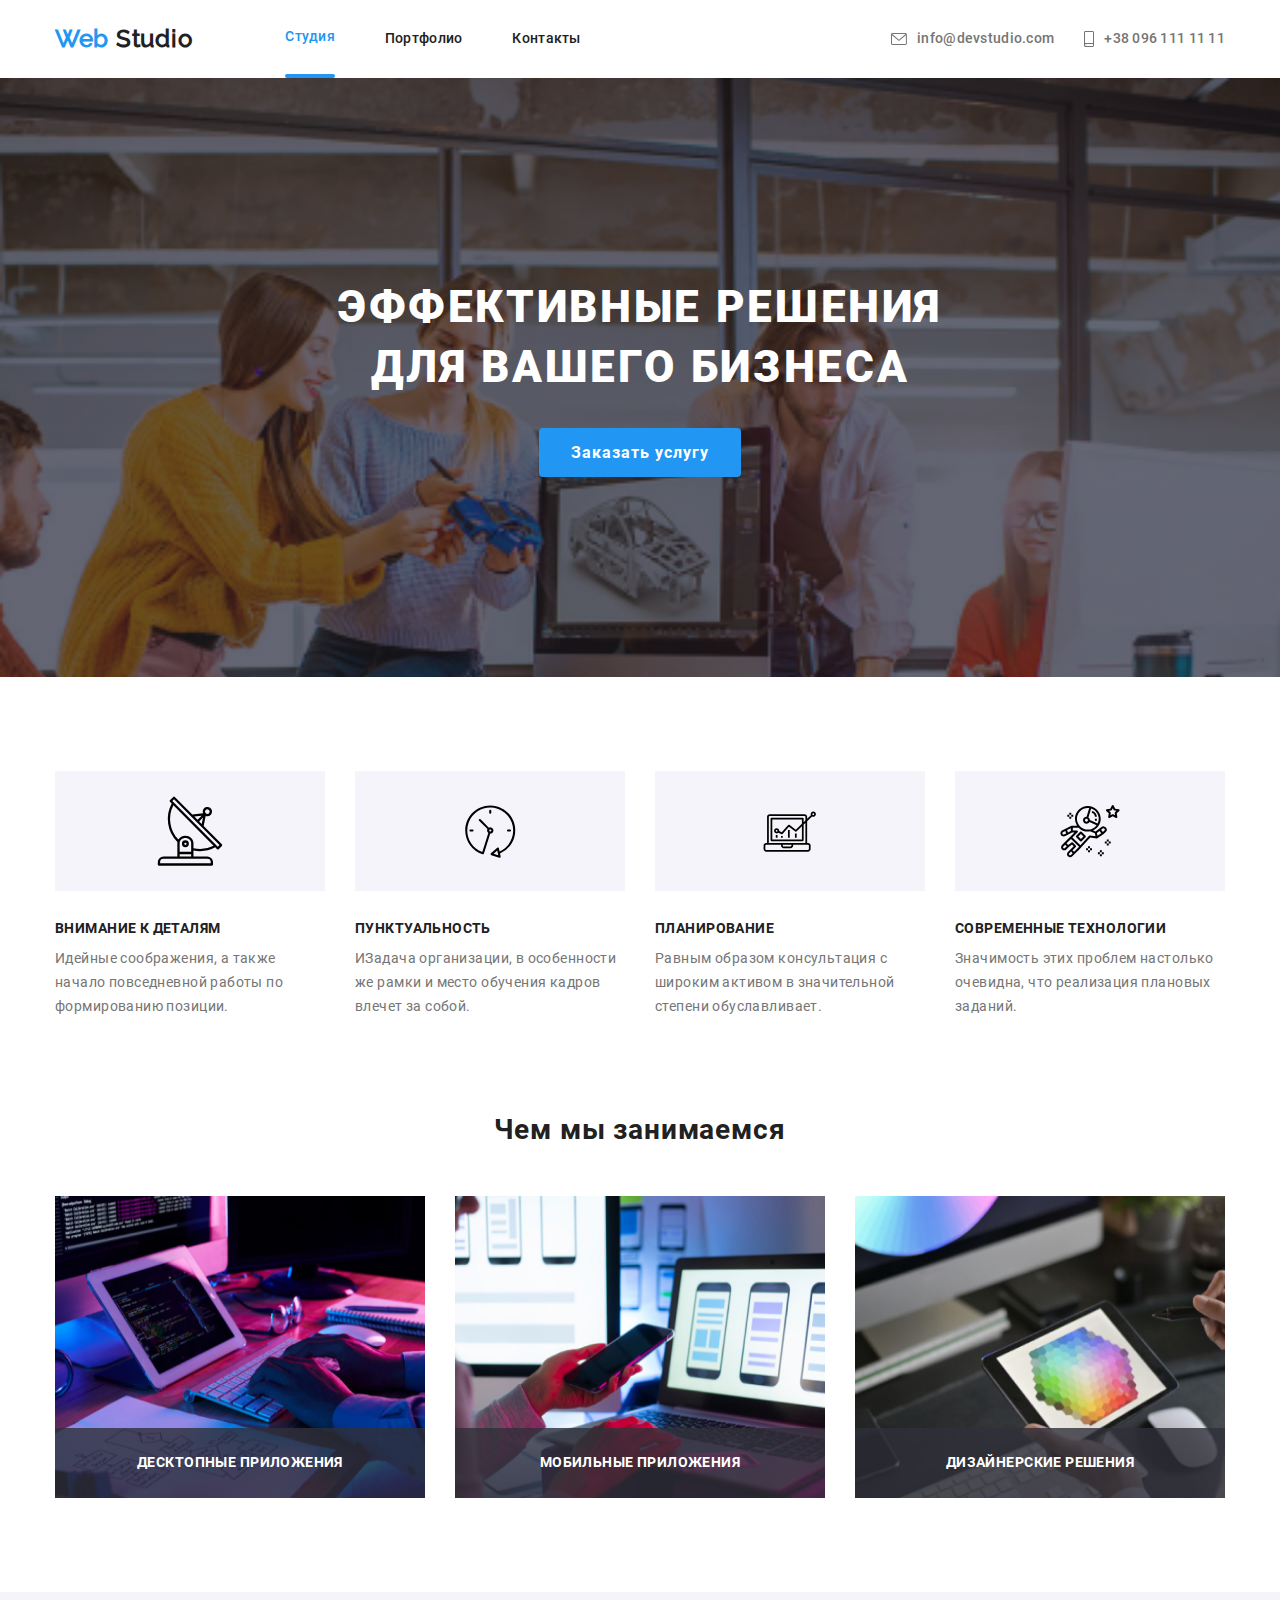
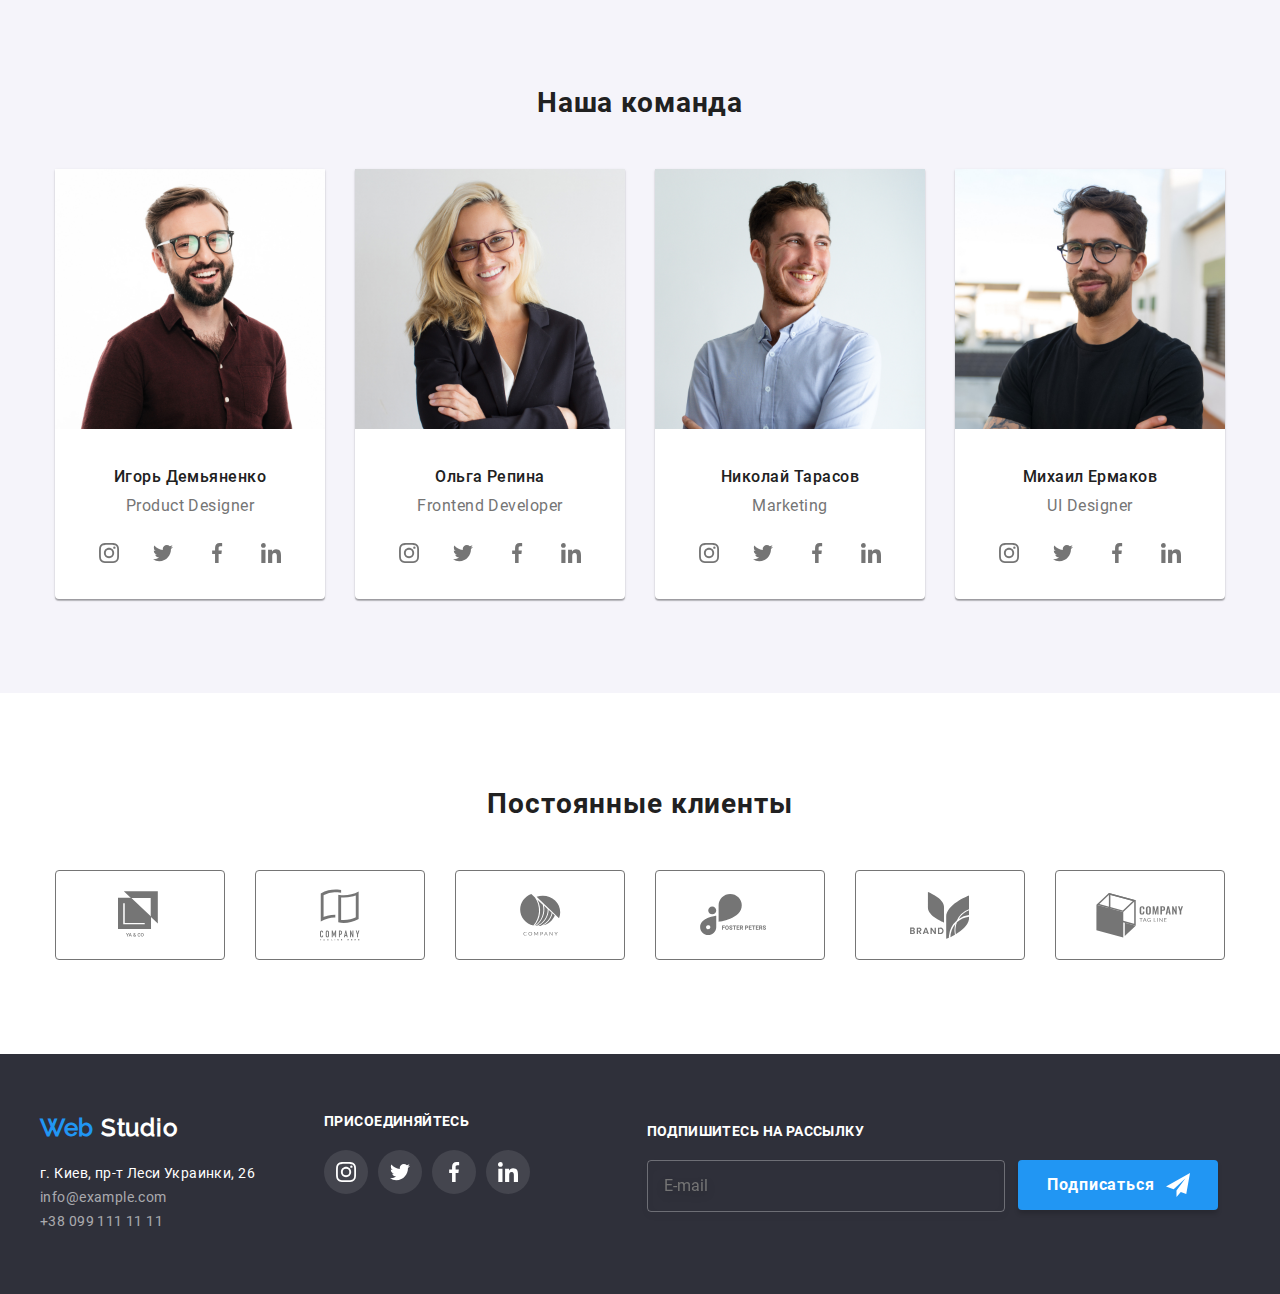
<file: index.html>
<!DOCTYPE html>
<html lang="ru">
  <head>
    <meta charset="UTF-8" />
    <meta name="viewport" content="width=device-width, initial-scale=1.0" />
    <title>Web Studio</title>
    
        <link rel="stylesheet" href="./css/main.min.css" />
  </head>
  <body>
    <header class="header">
      <div class="container nav-container">
        <nav class="navigation">
          <a class="link logo" href="/">
            <span class="logo-start">Web</span>
            <span class="logo-end">Studio</span>
          </a>
          <button class="menu-button " type="button" data-menu-button >
            <svg class="menu-icons"   width="40" height="40" aria-label="Переключатель мобильного меню">
              <use class="icon-close" href="./images/icons/sprite2.svg#icon-close"></use>
              <use class="icon-menu" href="./images/icons/sprite2.svg#icon-menu-burger"></use>  
            </svg>
      </button>
      <div class="menu-container section" data-menu>
      <div class="mobile-nav-menu">
        <ul class="list menu-navigation">
          <li class="nav-list-item-menu">
            <a class="link nav-list-link current-link" href="">Студия</a>
          </li>
          <li class="nav-list-item-menu">
            <a class="link nav-list-link" href="portfolio.html">Портфолио</a>
          </li>
          <li class="nav-list-item-menu">
            <a class="link nav-list-link" href="">Контакты</a>
          </li>
        </ul>
      </div>
      <div class="contacts-menu">
        <a class="link contacts-menu-item" href="mailto:info@devstudio.com">
          <svg class="icon-male">
          <use href="./images/icons/sprite2.svg#icon-envelope"></use>
                </svg>
                info@devstudio.com</a>
        <a class="link contacts-menu-item" href="callto:+380961111111"
          ><svg class="icon-tel">
            <use href="./images/icons/sprite2.svg#icon-smartphone"></use>
          </svg>
          
          +38 096 111 11 11</a
        >

      </div>
      </div>
          <ul class="list nav-list">
            <li class="nav-list-item">
              <a class="link nav-list-link current-link" href="">Студия</a>
            </li>
            <li class="nav-list-item">
              <a class="link nav-list-link" href="portfolio.html">Портфолио</a>
            </li>
            <li class="nav-list-item">
              <a class="link nav-list-link" href="">Контакты</a>
            </li>
          </ul>
        </nav>
           <div class="menu-links">
          <a class="link contacts" href="mailto:info@devstudio.com">
            <svg class="icon-male">
            <use href="./images/icons/sprite2.svg#icon-envelope"</use>
                  </svg>
                  info@devstudio.com</a>
          <a class="link contacts" href="callto:+380961111111"
            ><svg class="icon-tel">
              <use href="./images/icons/sprite2.svg#icon-smartphone"</use>
            </svg>
            
            +38 096 111 11 11</a
          >
        </div>
      </div>
      
    </header>
    <main>
      <section class="hero">
        <div class="container">
          <h1 class="page-title">Эффективные решения <br> для вашего бизнеса</h1>
          <button class="hero-btn" data-modal-open type="button">Заказать услугу</button>
        </div>
      </section>
      <section class="section">
        <div class="container">
          <h2 hidden class="section-title">Особенности</h2>
          <ul class="list section-list">
            <li class="features-list-item">
              <div class="features-icon-block">
              <svg class="features-icon" width="65" height="70">
                <use href="./images/icons/sprite2.svg#icon-antenna_1"></use>
              </svg>
              </div>
              <h3 class="title">Внимание к деталям</h3>
              <p class="features-description">
                Идейные соображения, а также начало повседневной работы по
                формированию позиции.
              </p>
            </li>
            <li class="features-list-item">
              <div class="features-icon-block">
                <svg class="features-icon" width="70" height="53" >
                  <use href="./images/icons/sprite2.svg#icon-clock_1"></use>
                </svg>
              </div>
                <h3 class="title">Пунктуальность</h3>
              <p class="features-description">
                ИЗадача организации, в особенности же рамки и место обучения
                кадров влечет за собой.
              </p>
            </li>
            <li class="features-list-item">
              <div class="features-icon-block">
                <svg class="features-icon" width="70" height="53">
                  <use href="./images/icons/sprite2.svg#icon-diagram_1"></use> >
                </svg>
                </div>
                <h3 class="title">Планирование</h3>
              <p class="features-description">
                Равным образом консультация с широким активом в значительной
                степени обуславливает.
              </p>
            </li>
            <li class="features-list-item">
              <div class="features-icon-block">
                <svg class="features-icon" width="54" height="60">
                  <use href="./images/icons/sprite2.svg#icon-astronaut_1"></use> 
                </svg>
                </div>
              <h3 class="title">Современные технологии</h3>
              <p class="features-description">
                Значимость этих проблем настолько очевидна, что реализация
                плановых заданий.
              </p>
            </li>
          </ul>
        </div>
      </section>
      <section class="section activity">
        <div class="container">
        <h2 class="section-title">Чем мы занимаемся</h2>
        <ul class="list section-list">
          <li class="activity-list-item">
           <picture >
              <source srcset="./images/desktop/img(1).jpg 1x, ./images/desktop/img(1)@2x.jpg 2x" media="(min-width: 1200px)" />
              <img  src="./images/desktop/img(1).jpg" width='100%' height="100%" alt="Ноутбук" />
            </picture>
            
            <p class="title activity-description">Десктопные приложения</p>
          </li>
          <li class="activity-list-item">
           <picture>
              <source srcset="./images/desktop/img(2).jpg 1x, ./images/desktop/img(2)@2x.jpg 2x" media="(min-width: 1200px)" />
              <img  src="./images/desktop/img(2).jpg" width="100%" height="100%" alt="Ноутбук" />
            </picture>
            <p class="title activity-description">Мобильные приложения</p>
          </li>
          <li class="activity-list-item">
            <picture>
              <source srcset="./images/desktop/img(3).jpg 1x, ./images/desktop/img(3)@2x.jpg 2x" media="(min-width: 1200px)" />
              <img  src="./images/desktop/img(3).jpg" width="100%" height="100%" alt="Ноутбук" />
            </picture>
            <p class="title activity-description">Дизайнерские решения</p>
          </li>
        </ul>
        </div>
      </section>
      <section class="section section-team">
        <div class="container">
        <h2 class="section-title">Наша команда</h2>
        <ul class="list section-list">
          <li class=" team-list-item ">
            <picture>
              <source srcset="./images/desktop/img(4).jpg 1x, ./images/desktop/img(4)@2x.jpg 2x" media="(min-width: 1200px)" />
              <source srcset="./images/tablet/tabimg(4).jpg 1x, ./images/tablet/tabimg(4)@2x.jpg 2x" media="(min-width: 768px)" />
              <source srcset="./images/mobile/mobimg(4).jpg 1x, ./images/mobile/mobimg(4)@2x.jpg 2x" media="(max-width: 767px)" />
              <img src="./images/desktop/img(4).jpg" width="100%" alt="Фото Николая" />
            </picture>
             
            <h3 class="person-name">Игорь Демьяненко</h3>
            <p class="profesion">Product Designer</p>
            <ul class="list section-list social-networks-list">
              <li class="social-networks">
                <a class="social-network-item" href="https://www.instagram.com" aria-label="Ссылка на Instagram">
                  <svg class="social-icons" width="20" height="20">
                    <use href="./images/icons/sprite2.svg#icon-instagram"></use> 
                  </svg></a>
              </li>
              <li class="social-networks">
                <a class="social-network-item" href="https://www.twitter.com" aria-label="Ссылка на Twitter"><svg
                    class="social-icons" width="20" height="20">
                    <use href="./images/icons/sprite2.svg#icon-twitter"></use> 
                  </svg></a>
              </li>
              <li class="social-networks">
                <a class="social-network-item" href="https://www.facebook.com" aria-label="Ссылка на Facebook"><svg
                    class="social-icons" width="20" height="20">
                    <use href="./images/icons/sprite2.svg#icon-facebook"></use> 
                  </svg></a>
              </li>
              <li class="social-networks">
                <a class="social-network-item" href="https://www.linkedin.com" aria-label="Ссылка на Linkedin"><svg
                    class="social-icons" width="20" height="20">
                    <use href="./images/icons/sprite2.svg#icon-linkedin" ></use>
                  </svg></a>
              </li>
            </ul>
          </li>
          <li class="team-list-item ">
            <picture>
              <source srcset="./images/desktop/img(5).jpg 1x, ./images/desktop/img(5)@2x.jpg 2x" media="(min-width: 1200px)" />
              <source srcset="./images/tablet/tabimg(5).jpg 1x, ./images/tablet/tabimg(5)@2x.jpg 2x" media="(min-width: 768px)" />
              <source srcset="./images/mobile/mobimg(5).jpg 1x, ./images/mobile/mobimg(5)@2x.jpg 2x" media="(max-width: 767px)" />
            <img src="images/desktop/img(5).jpg" width="100%" alt="Фото Ольги" />
          </picture>
            <h3 class="person-name">Ольга Репина</h3>
            <p class="profesion">Frontend Developer</p>
            <ul class="list section-list social-networks-list">
              <li class="social-networks">
                <a class="social-network-item" href="https://www.instagram.com" aria-label="Ссылка на Instagram">
                  <svg class="social-icons" width="20" height="20">
                    <use href="./images/icons/sprite2.svg#icon-instagram"></use> 
                  </svg></a>
              </li>
              <li class="social-networks">
                <a class="social-network-item" href="https://www.twitter.com" aria-label="Ссылка на Twitter"><svg
                    class="social-icons" width="20" height="20">
                    <use href="./images/icons/sprite2.svg#icon-twitter"></use> 
                  </svg></a>
              </li>
              <li class="social-networks">
                <a class="social-network-item" href="https://www.facebook.com" aria-label="Ссылка на Facebook"><svg
                    class="social-icons" width="20" height="20">
                    <use href="./images/icons/sprite2.svg#icon-facebook" ></use>
                  </svg></a>
              </li>
              <li class="social-networks">
                <a class="social-network-item" href="https://www.linkedin.com" aria-label="Ссылка на Linkedin"><svg
                    class="social-icons" width="20" height="20">
                    <use href="./images/icons/sprite2.svg#icon-linkedin"></use>
                  </svg></a>
              </li>
            </ul>
          </li>
          <li class="team-list-item ">
            <picture>
              <source srcset="./images/desktop/img(6).jpg 1x, ./images/desktop/img(6)@2x.jpg 2x" media="(min-width: 1200px)" />
              <source srcset="./images/tablet/tabimg(6).jpg 1x, ./images/tablet/tabimg(6)@2x.jpg 2x" media="(min-width: 768px)" />
              <source srcset="./images/mobile/mobimg(6).jpg 1x, ./images/mobile/mobimg(6)@2x.jpg 2x" media="(max-width: 767px)" />
            <img src="images/desktop/img(6).jpg" width="100%" alt="Фото Андрея" />
          </picture>
            <h3 class="person-name">Николай Тарасов</h3>
            <p class="profesion">Marketing</p>
            <ul class="list section-list social-networks-list">
              <li class="social-networks">
                <a class="social-network-item" href="https://www.instagram.com" aria-label="Ссылка на Instagram">
                  <svg class="social-icons" width="20" height="20">
                    <use href="./images/icons/sprite2.svg#icon-instagram" ></use>
                  </svg></a>
              </li>
              <li class="social-networks">
                <a class="social-network-item" href="https://www.twitter.com" aria-label="Ссылка на Twitter"><svg
                    class="social-icons" width="20" height="20">
                    <use href="./images/icons/sprite2.svg#icon-twitter".></use> 
                  </svg></a>
              </li>
              <li class="social-networks">
                <a class="social-network-item" href="https://www.facebook.com" aria-label="Ссылка на Facebook"><svg
                    class="social-icons" width="20" height="20">
                    <use href="./images/icons/sprite2.svg#icon-facebook"></use> 
                  </svg></a>
              </li>
              <li class="social-networks">
                <a class="social-network-item" href="https://www.linkedin.com" aria-label="Ссылка на Linkedin"><svg
                    class="social-icons" width="20" height="20">
                    <use href="./images/icons/sprite2.svg#icon-linkedin"></use> 
                  </svg></a>
              </li>
            </ul>
          </li>

          <li class="team-list-item">
            <picture>
              <source srcset="./images/desktop/img(7).jpg 1x, ./images/desktop/img(7)@2x.jpg 2x" media="(min-width: 1200px)" />
              <source srcset="./images/tablet/tabimg(7).jpg 1x, ./images/tablet/tabimg(7)@2x.jpg 2x" media="(min-width: 768px)" />
              <source srcset="./images/mobile/mobimg(7).jpg 1x, ./images/mobile/mobimg(7)@2x.jpg 2x" media="(max-width: 767px)" />
            <img src="images/desktop/img(7).jpg" width="100%" alt="Фото Ивана" />
          </picture>
            <h3 class="person-name">Михаил Ермаков</h3>
            <p class="profesion">UI Designer</p>
            
              <ul class="list section-list social-networks-list">
                <li class="social-networks">
                  <a class="social-network-item" href="https://www.instagram.com" aria-label="Ссылка на Instagram">
                    <svg class="social-icons" width="20" height="20">
                      <use href="./images/icons/sprite2.svg#icon-instagram"></use> 
                    </svg></a>
                </li>
                <li class="social-networks">
                  <a class="social-network-item" href="https://www.twitter.com" aria-label="Ссылка на Twitter"><svg class="social-icons" width="20"
                      height="20">
                      <use href="./images/icons/sprite2.svg#icon-twitter"></use> 
                    </svg></a>
                </li>
                <li class="social-networks">
                  <a class="social-network-item" href="https://www.facebook.com" aria-label="Ссылка на Facebook"><svg class="social-icons" width="20"
                      height="20">
                      <use href="./images/icons/sprite2.svg#icon-facebook"></use>
                    </svg></a>
                </li>
                <li class="social-networks">
                  <a class="social-network-item" href="https://www.linkedin.com" aria-label="Ссылка на Linkedin"><svg class="social-icons" width="20"
                      height="20">
                      <use href="./images/icons/sprite2.svg#icon-linkedin"></use> 
                    </svg></a>
                </li>
              </ul>
          </li>
        </ul>
        
      </section>
      <section class="section">
        <div class="container">
        <h2 class="section-title">Постоянные клиенты</h2>
        <ul class="list section-list clients-list">
          <li class="section-list-clients">
            <a class="link clients-link" href="">
              <svg class="clients" width="44" height="49">
                <use href="./images/icons/sprite2.svg#icon-logo1" ></use>
              </svg></a>
          </li>
          <li class="section-list-clients">
            <a class="link clients-link" href="">
              <svg class="clients" width="40" height="52">
                <use href="./images/icons/sprite2.svg#icon-logo2"></use> 
              </svg></a>
          </li>
          <li class="section-list-clients">
            <a class="link clients-link" href="">
              <svg class="clients" width="41" height="42">
                <use href="./images/icons/sprite2.svg#icon-logo3" ></use>
              </svg></a>
          </li>
          <li class="section-list-clients">
            <a class="link clients-link" href="">
              <svg class="clients" width="79" height="42">
                <use href="./images/icons/sprite2.svg#icon-logo4"></use> 
              </svg></a>
          </li>
          <li class="section-list-clients">
            <a class="link clients-link" href="">
              <svg class="clients" width="59" height="47">
                <use href="./images/icons/sprite2.svg#icon-logo5"></use> 
              </svg></a>
          </li>
          <li class="section-list-clients">
            <a class="link clients-link" href="">
              <svg class="clients" width="88" height="45">
                <use href="./images/icons/sprite2.svg#icon-logo6" ></use>
              </svg></a>
          </li>
        </ul>
        </div>
      </section>
    </main>
    <footer class="footer ">
      <div class="container  footer-box">
        <div class="footer-tablet">
      <div class=" adress-box">
        <a class="link logo-footer" href="/">
          <span class="logo-start">Web</span>
          <span class="logo-end-footer">Studio</span>
        </a>
        <address class="footer-contacts">
          <span class="adress"> г. Киев, пр-т Леси Украинки, 26 </span><br />
          info@example.com <br />
          +38 099 111 11 11
        </address>
      </div>
      <div class=" join-box">
        <p class="join ">присоединяйтесь</p>
        <ul class="list section-list  social-footer">
          <li class="social-networks">
            <a class="social-network-footer" href="https://www.instagram.com" aria-label="Ссылка на Instagram">
              <svg class="social-icons-footer" width="20" height="20">
                <use href="./images/icons/sprite2.svg#icon-instagram"></use>
              </svg></a>
          </li>
          <li class="social-networks">
            <a class="social-network-footer" href="https://www.twitter.com" aria-label="Ссылка на Twitter"><svg class="social-icons-footer" width="20"
                height="20">
                <use href="./images/icons/sprite2.svg#icon-twitter" ></use>
              </svg></a>
          </li>
          <li class="social-networks">
            <a class="social-network-footer" href="https://www.facebook.com" aria-label="Ссылка на Facebook"><svg class="social-icons-footer" width="20"
                height="20">
                <use href="./images/icons/sprite2.svg#icon-facebook" ></use>
              </svg></a>
          </li>
          <li class="social-networks">
            <a class="social-network-footer" href="https://www.linkedin.com" aria-label="Ссылка на Linkedin"><svg class="social-icons-footer" width="20"
                height="20">
                <use href="./images/icons/sprite2.svg#icon-linkedin" ></use>
              </svg></a>
          </li>
        </ul>
      </div>
    </div>
      <div class="join-form">
        <p class="join">Подпишитесь на рассылку</p>
        <form action="#" class="form">
          <input type="email" name="e-mail-form" class="join-input-form" placeholder="E-mail">
            <button type="submit" class="join-button">Подписаться
            <svg class="join-icon" width="24" height="24">
              <use href="./images/icons/sprite2.svg#icon-icon-send" ></use>
            </svg>
          </button>
          
                  </form>

      </div>
      </div>
    </footer>
    
      <div class="backdrop is-hidden" data-modal>
        <div class="modal">
          <h2 class="modal-title">Оставьте свои данные, мы вам перезвоним</h2>
          <form action="#" class="modal-form">
            <label  class="label-form">
              <p class="input-name">Имя</p>
              <div class="form-position">
              <input type="name" name="user-name" class="input-count">
              <svg class="input-icon" width="18" height="18">
                <use href="./images/icons/sprite2.svg#icon-person-name" ></use>
              </svg>
              </div>
            </label>
          <label  class="label-form">
            <p class="input-name">Телефон</p>
            <div class="form-position">
              <input type="tel" name="user-telephone" class="input-count">
              <svg class="input-icon" width="18" height="18">
                <use href="./images/icons/sprite2.svg#icon-phone-black" ></use>
              </svg>
            </div>
          </label>
          <label  class="label-form">
            <p class="input-name">Почта</p>
            <div class="form-position">
              <input type="email" name="user-email" class="input-count">
              <svg class="input-icon" width="18" height="18">
                <use href="./images/icons/sprite2.svg#icon-email-black"></use> 
              </svg>
            </div></label>
            <label class="label-comment">
              <p class="input-name">Комментарий</p>
              <textarea  name="comments"  cols="8" rows="10" placeholder="Введите текст" class="textarea"></textarea>
          </label>
          <label  class="label-checkbox">
             <input type="checkbox" name="checkbox" class="checkbox"> 
            <div class="checkbox-icon-box">
             <svg class="check-icon" width="16" height="15">
              <use href="./images/icons/sprite2.svg#icon-check" ></use>
            </svg>
            </div>
            <span class="checkbox-text">
            Соглашаюсь с рассылкой и принимаю <a class="conditions" href="">Условия договора</a> </span>
          </label>
          <button type="submit" class="submit-btn">Отправить</button>
          </form>
          
          <button class="close-modal" data-modal-close>
            <svg class="modal-close-icon" width="11" height="11">
              <use href="./images/icons/sprite2.svg#icon-Vector1"></use> 
            </svg>
          </button>
        </div>
      </div>
      <script src="./js/menu.js"></script>
    <script src="./js/modal.js"></script>
    
  </body>
</html>
</file>
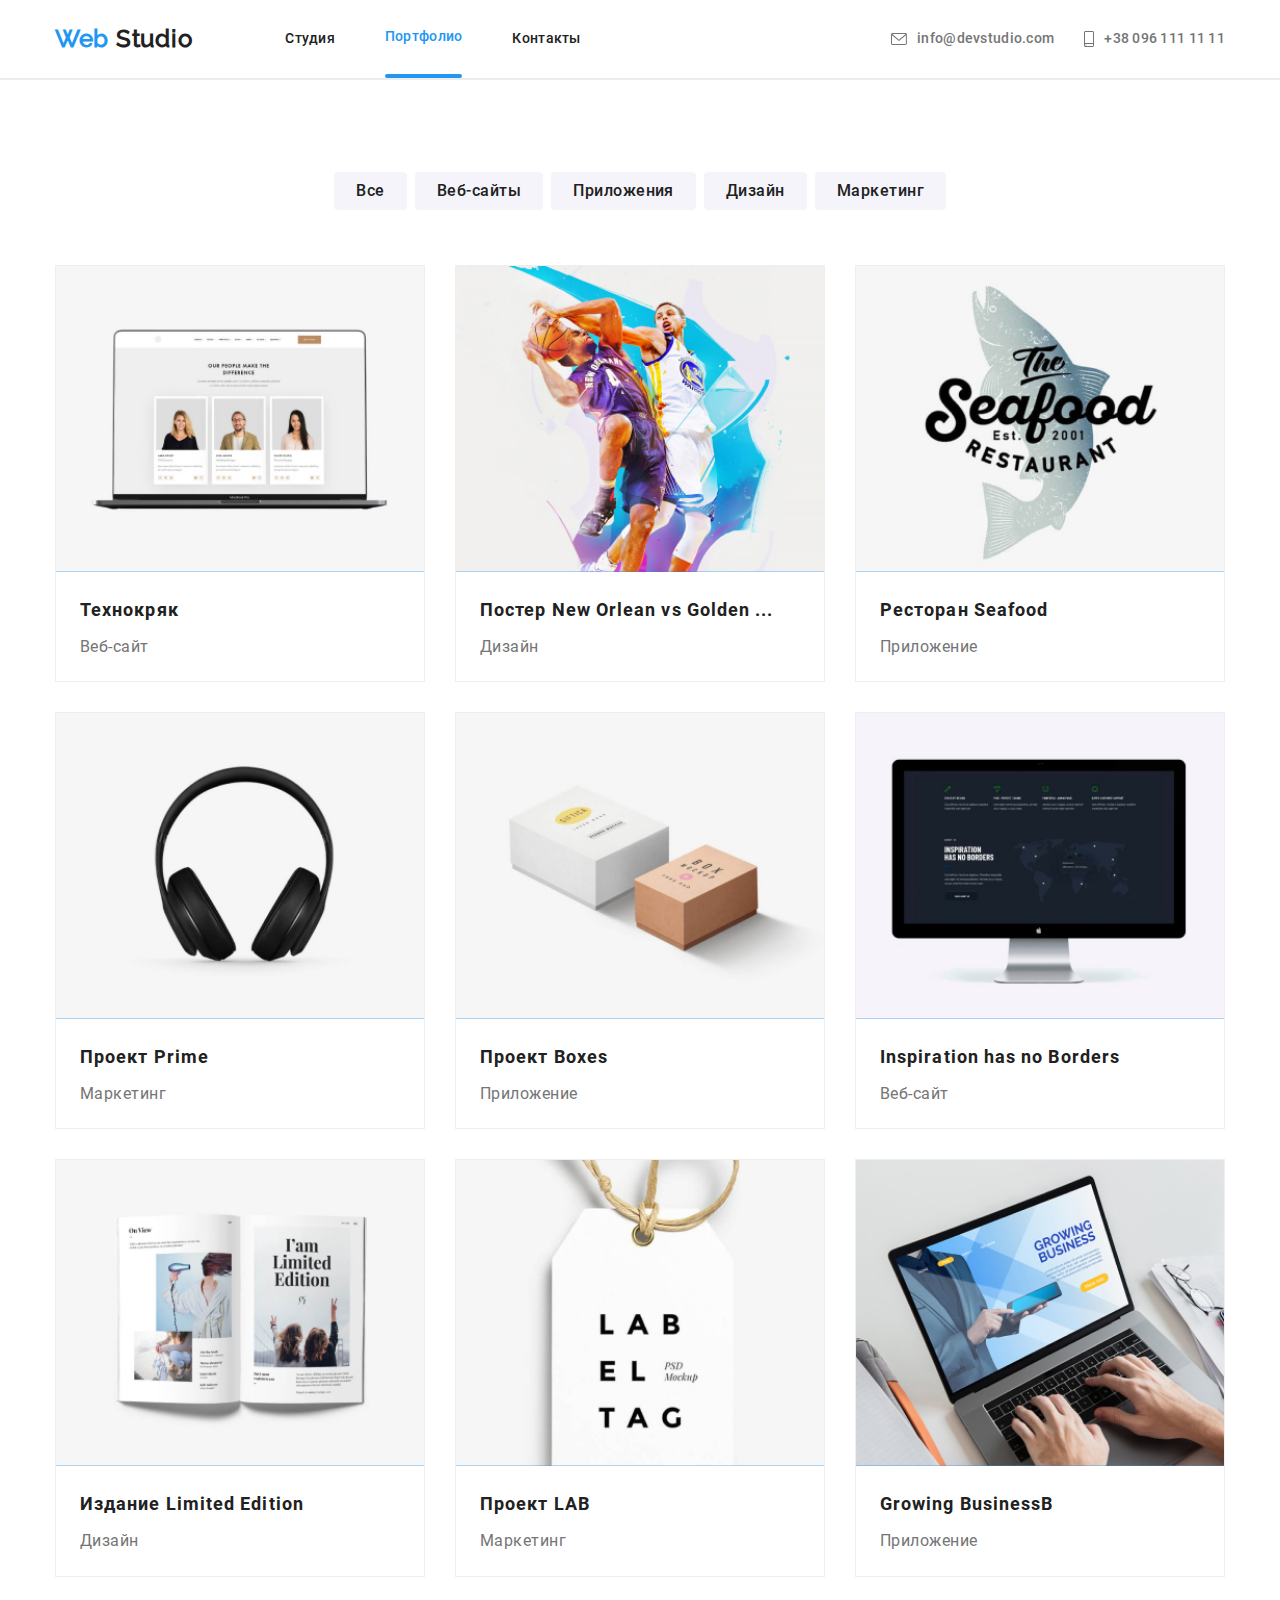
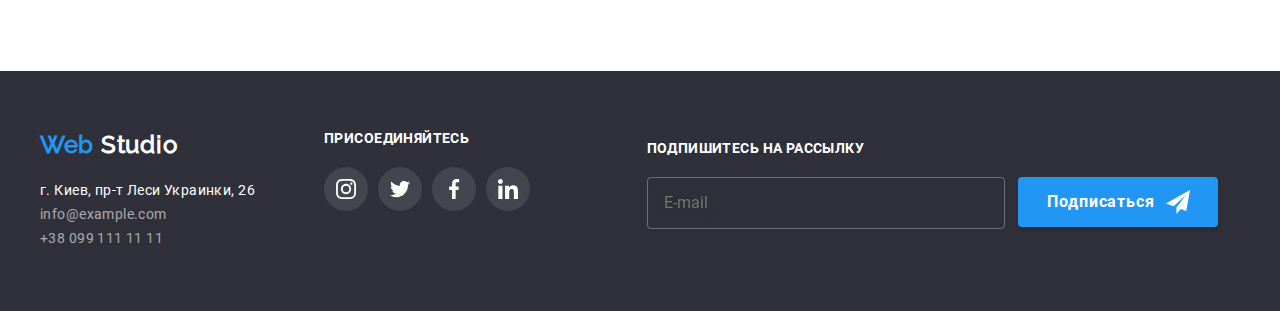
<file: portfolio.html>
<!DOCTYPE html>
<html lang="ru">
  <head>
    <meta charset="UTF-8" />
    <meta name="viewport" content="width=device-width, initial-scale=1.0" />
    <title>Портфолио</title>
    
    
    <link rel="stylesheet" href="./css/portfolio.min.css" />
  </head>

  <body>
    <header class="header">
      <div class="container nav-container header-line">
        <nav class="navigation">
          <a class="link logo" href="/">
            <span class="logo-start">Web</span>
            <span class="logo-end">Studio</span>
          </a>
          <button class="menu-button" type="button" data-menu-button >
            <svg class="menu-icons"   width="40" height="40" aria-label="Переключатель мобильного меню">
              <use class="icon-close" href="./images/icons/sprite2.svg#icon-close"></use>
              <use class="icon-menu" href="./images/icons/sprite2.svg#icon-menu-burger"></use>  
            </svg>
      </button>
      <div class="menu-container section " data-menu>
      <div class="mobile-nav-menu ">
        <ul class="list menu-navigation">
          <li class="nav-list-item-menu">
            <a class="link nav-list-link " href="index.html">Студия</a>
          </li>
          <li class="nav-list-item-menu">
            <a class="link nav-list-link current-link" href="portfolio.html">Портфолио</a>
          </li>
          <li class="nav-list-item-menu">
            <a class="link nav-list-link" href="">Контакты</a>
          </li>
        </ul>
      </div>
      <div class="contacts-menu">
        <a class="link contacts-menu-item" href="mailto:info@devstudio.com">
          <svg class="icon-male">
          <use href="./images/icons/sprite2.svg#icon-envelope"></use>
                </svg>
                info@devstudio.com</a>
        <a class="link contacts-menu-item" href="callto:+380961111111"
          ><svg class="icon-tel">
            <use href="./images/icons/sprite2.svg#icon-smartphone"></use>
          </svg>
          
          +38 096 111 11 11</a
        >

      </div>
      </div>
          <ul class="list nav-list">
            <li class="nav-list-item">
              <a class="link nav-list-link " href="index.html">Студия</a>
            </li>
            <li class="nav-list-item">
              <a class="link nav-list-link current-link" href="portfolio.html">Портфолио</a>
            </li>
            <li class="nav-list-item">
              <a class="link nav-list-link" href="">Контакты</a>
            </li>
          </ul>
        </nav>
           <div class="menu-links">
          <a class="link contacts" href="mailto:info@devstudio.com">
            <svg class="icon-male">
            <use href="./images/icons/sprite2.svg#icon-envelope"></use>
                  </svg>
                  info@devstudio.com</a>
          <a class="link contacts" href="callto:+380961111111"
            ><svg class="icon-tel">
              <use href="./images/icons/sprite2.svg#icon-smartphone"></use>
            </svg>
            
            +38 096 111 11 11</a>
        </div>
      </div>
      
    </header>
    <main>
      <section class="section">
        <div class="container">
        <h1 hidden class="page-title">Портфолио</h1>
        <div class="button-section">
          <ul class="list button-list">
            <li class="button-list-item"><button class="button">Все</button></li>
            <li class="button-list-item"><button class="button">Веб-сайты</button></li>
            <li class="button-list-item"><button class="button">Приложения</button></li>
            <li class="button-list-item"><button class="button">Дизайн</button></li>
            <li class="button-list-item"><button class="button">Маркетинг</button></li>
          </ul>
        </div>
        <div>
          <ul class="list section-list">
            <li class="portfolio-list-item">
              <a class="project-link" href="#">
                <div class="overlay">
                  <picture>
                    <source srcset="./images//desktop/project1.jpg 1x, ./images/desktop/project1@2x.jpg 2x" media="(min-width: 1200px)" />
                    <source srcset="./images/tablet//tabproject1.jpg 1x, ./images/tablet/tabproject1@2x.jpg 2x" media="(min-width: 768px)" />
                    <source srcset="./images/mobile/mobproject1.jpg 1x, ./images/mobile/mobproject1@2x.jpg 2x" media="(max-width: 767px)" />
                    <img class="img" width="100%" src="./images//desktop/project1.jpg" alt="Фото проэкта" />
                  </picture>
                <p class="project-description">
                  Технокряк это современная площадка распространения
                  коронавируса. Компании используют эту платформу для цифрового
                  шпионажа и атак на защищённые сервера конкурентов.
                </p></div>
                <h2 class="projects-title">Технокряк</h2>
                <p class="project-name">Веб-сайт</p>
                </a
              >
            </li>
            <li class="portfolio-list-item">
              <a class="project-link" href="#">
                <div class="overlay">
                  <picture>
                    <source srcset="./images//desktop/project2.jpg 1x, ./images/desktop/project2@2x.jpg 2x" media="(min-width: 1200px)" />
                    <source srcset="./images/tablet//tabproject2.jpg 1x, ./images/tablet/tabproject2@2x.jpg 2x" media="(min-width: 768px)" />
                    <source srcset="./images/mobile/mobproject2.jpg 1x, ./images/mobile/mobproject2@2x.jpg 2x" media="(max-width: 767px)" />
                    <img class="img" width="100%" src="./images//desktop/project2.jpg" alt="Фото проэкта" />
                  </picture>
               
              <p  class="project-description">
                Технокряк это современная площадка распространения
                коронавируса. Компании используют эту платформу для цифрового
                шпионажа и атак на защищённые сервера конкурентов.
              </p></div>
                <h2 class="projects-title">Постер New Orlean vs Golden ...</h2>
                <p class="project-name">Дизайн</p>
                </a
              >
            </li>
            <li class="portfolio-list-item">
              <a class="project-link" href="#">
                <div class="overlay">
                  <picture>
                    <source srcset="./images//desktop/project3.jpg 1x, ./images/desktop/project3@2x.jpg 2x" media="(min-width: 1200px)" />
                    <source srcset="./images/tablet//tabproject3.jpg 1x, ./images/tablet/tabproject3@2x.jpg 2x" media="(min-width: 768px)" />
                    <source srcset="./images/mobile/mobproject3.jpg 1x, ./images/mobile/mobproject3@2x.jpg 2x" media="(max-width: 767px)" />
                    <img class="img" width="100%" src="./images//desktop/project3.jpg" alt="Фото проэкта" />
                  </picture>
                <p class="project-description">
                  Технокряк это современная площадка распространения
                  коронавируса. Компании используют эту платформу для цифрового
                  шпионажа и атак на защищённые сервера конкурентов.
                </p>
                </div>
                <h2 class="projects-title">Ресторан Seafood</h2>
                <p class="project-name">Приложение</p>
                </a
              >
            </li>
            <li class="portfolio-list-item">
              <a class="project-link" href="#">
                <div class="overlay">
                  <picture>
                    <source srcset="./images//desktop/project4.jpg 1x, ./images/desktop/project4@2x.jpg 2x" media="(min-width: 1200px)" />
                    <source srcset="./images/tablet//tabproject4.jpg 1x, ./images/tablet/tabproject4@2x.jpg 2x" media="(min-width: 768px)" />
                    <source srcset="./images/mobile/mobproject4.jpg 1x, ./images/mobile/mobproject4@2x.jpg 2x" media="(max-width: 767px)" />
                    <img class="img" width="100%" src="./images//desktop/project4.jpg" alt="Фото проэкта" />
                  </picture>
                  <p class="project-description">
                    Технокряк это современная площадка распространения
                    коронавируса. Компании используют эту платформу для цифрового
                    шпионажа и атак на защищённые сервера конкурентов.
                  </p>
                </div>
                
                <h2 class="projects-title">Проект Prime</h2>
                <p class="project-name">Маркетинг</p>
                </a
              >
            </li>
            <li class="portfolio-list-item">
              <a class="project-link" href="#">
                <div class="overlay">
                  <picture>
                    <source srcset="./images//desktop/project5.jpg 1x, ./images/desktop/project5@2x.jpg 2x" media="(min-width: 1200px)" />
                    <source srcset="./images/tablet//tabproject5.jpg 1x, ./images/tablet/tabproject5@2x.jpg 2x" media="(min-width: 768px)" />
                    <source srcset="./images/mobile/mobproject5.jpg 1x, ./images/mobile/mobproject5@2x.jpg 2x" media="(max-width: 767px)" />
                    <img class="img" width="100%" src="./images//desktop/project5.jpg" alt="Фото проэкта" />
                  </picture>
                  <p class="project-description">
                    Технокряк это современная площадка распространения
                    коронавируса. Компании используют эту платформу для цифрового
                    шпионажа и атак на защищённые сервера конкурентов.
                  </p>
                </div>
                
                <h2 class="projects-title">Проект Boxes</h2>
                <p class="project-name">Приложение</p>
                </a
              >
            </li>
            <li class="portfolio-list-item">
              <a class="project-link" href="#">
                <div class="overlay">
                  <picture>
                    <source srcset="./images//desktop/project6.jpg 1x, ./images/desktop/project6@2x.jpg 2x" media="(min-width: 1200px)" />
                    <source srcset="./images/tablet//tabproject6.jpg 1x, ./images/tablet/tabproject6@2x.jpg 2x" media="(min-width: 768px)" />
                    <source srcset="./images/mobile/mobproject6.jpg 1x, ./images/mobile/mobproject6@2x.jpg 2x" media="(max-width: 767px)" />
                    <img class="img" width="100%" src="./images//desktop/project6.jpg" alt="Фото проэкта" />
                  </picture>
                <p class="project-description">
                  Технокряк это современная площадка распространения
                  коронавируса. Компании используют эту платформу для цифрового
                  шпионажа и атак на защищённые сервера конкурентов.
                </p>
                </div>
                
                <h2 class="projects-title">Inspiration has no Borders</h2>
                <p class="project-name">Веб-сайт</p>
                </a
              >
            </li>
            <li class="portfolio-list-item">
              <a class="project-link" href="#">
                <div class="overlay">
                  <picture>
                    <source srcset="./images//desktop/project7.jpg 1x, ./images/desktop/project7@2x.jpg 2x" media="(min-width: 1200px)" />
                    <source srcset="./images/tablet//tabproject7.jpg 1x, ./images/tablet/tabproject7@2x.jpg 2x" media="(min-width: 768px)" />
                    <source srcset="./images/mobile/mobproject7.jpg 1x, ./images/mobile/mobproject7@2x.jpg 2x" media="(max-width: 767px)" />
                    <img class="img" width="100%" src="./images//desktop/project7.jpg" alt="Фото проэкта" />
                  </picture>
                  <p class="project-description">
                    Технокряк это современная площадка распространения
                    коронавируса. Компании используют эту платформу для цифрового
                    шпионажа и атак на защищённые сервера конкурентов.
                  </p>
                </div>
                
                <h2 class="projects-title">Издание Limited Edition</h2>
                <p class="project-name">Дизайн</p>
                </a
              >
            </li>
            <li class="portfolio-list-item">
              <a class="project-link" href="#">
                <div class="overlay">
                  <picture>
                    <source srcset="./images//desktop/project8.jpg 1x, ./images/desktop/project8@2x.jpg 2x" media="(min-width: 1200px)" />
                    <source srcset="./images/tablet//tabproject8.jpg 1x, ./images/tablet/tabproject8@2x.jpg 2x" media="(min-width: 768px)" />
                    <source srcset="./images/mobile/mobproject8.jpg 1x, ./images/mobile/mobproject8@2x.jpg 2x" media="(max-width: 767px)" />
                    <img class="img" width="100%" src="./images//desktop/project8.jpg" alt="Фото проэкта" />
                  </picture>
                  <p class="project-description">
                    Технокряк это современная площадка распространения
                    коронавируса. Компании используют эту платформу для цифрового
                    шпионажа и атак на защищённые сервера конкурентов.
                  </p>
                </div>
                
                <h2 class="projects-title">Проект LAB</h2>
                <p class="project-name">Маркетинг</p>
                </a
              >
            </li>
            <li class="portfolio-list-item">
              <a class="project-link" href="#">
                <div class="overlay">
                  <picture>
                    <source srcset="./images//desktop/project9.jpg 1x, ./images/desktop/project9@2x.jpg 2x" media="(min-width: 1200px)" />
                    <source srcset="./images/tablet//tabproject9.jpg 1x, ./images/tablet/tabproject9@2x.jpg 2x" media="(min-width: 768px)" />
                    <source srcset="./images/mobile/mobproject9.jpg 1x, ./images/mobile/mobproject9@2x.jpg 2x" media="(max-width: 767px)" />
                    <img class="img" width="100%" src="./images//desktop/project9.jpg" alt="Фото проэкта" />
                  </picture>
                  <p class="project-description">
                    Технокряк это современная площадка распространения
                    коронавируса. Компании используют эту платформу для цифрового
                    шпионажа и атак на защищённые сервера конкурентов.
                  </p>
                </div>
                
                <h2 class="projects-title">Growing BusinessB</h2>
                <p class="project-name">Приложение</p>
                </a>
            </li>
          </ul>
        </div>
      </div>
      </section>
    </main>
    <footer class="footer ">
      <div class="container  footer-box">
        <div class="footer-tablet">
        <div class=" adress-box">
          <a class="link logo-footer" href="/">
            <span class="logo-start">Web</span>
            <span class="logo-end-footer">Studio</span>
          </a>
          <address class="footer-contacts">
            <span class="adress"> г. Киев, пр-т Леси Украинки, 26 </span><br />
            info@example.com <br />
            +38 099 111 11 11
          </address>
        </div>
        <div class=" join-box">
          <p class="join ">присоединяйтесь</p>
          <ul class="list section-list social-networks-list">
            <li class="social-networks">
              <a class="social-network-footer" href="https://www.instagram.com" aria-label="Ссылка на Instagram">
                <svg class="social-icons-footer" width="20" height="20">
                  <use href="./images/icons/sprite2.svg#icon-instagram" </use>
                </svg></a>
            </li>
            <li class="social-networks">
              <a class="social-network-footer" href="https://www.twitter.com" aria-label="Ссылка на Twitter"><svg
                  class="social-icons-footer" width="20" height="20">
                  <use href="./images/icons/sprite2.svg#icon-twitter" </use>
                </svg></a>
            </li>
            <li class="social-networks">
              <a class="social-network-footer" href="https://www.facebook.com" aria-label="Ссылка на Facebook"><svg
                  class="social-icons-footer" width="20" height="20">
                  <use href="./images/icons/sprite2.svg#icon-facebook" </use>
                </svg></a>
            </li>
            <li class="social-networks">
              <a class="social-network-footer" href="https://www.linkedin.com" aria-label="Ссылка на Linkedin"><svg
                  class="social-icons-footer" width="20" height="20">
                  <use href="./images/icons/sprite2.svg#icon-linkedin" </use>
                </svg></a>
            </li>
          </ul>
        </div>
      </div>
        <div class="join-form">
          <p class="join">Подпишитесь на рассылку</p>
          <form action="#" class="form">
            <input type="email" name="e-mail-form" class="join-input-form" placeholder="E-mail">
        
            <button type="submit" class="join-button">Подписаться
              <svg class="join-icon" width="24" height="24">
                <use href="./images/icons/sprite2.svg#icon-icon-send" </use>
              </svg>
            </button>
        
          </form>
        
        </div>
      </div>
    </footer>
    <script src="./js/menu.js"></script>
  </body>
</html>
</file>
<file: css/main.min.css>
@font-face{font-family:'Roboto';font-style:normal;font-weight:400;src:local("Roboto"),local("Roboto-Regular"),url("../fonts/roboto-v20-latin_cyrillic-regular.woff2") format("woff2"),url("../fonts/roboto-v20-latin_cyrillic-regular.woff") format("woff")}@font-face{font-family:'Roboto';font-style:normal;font-weight:500;src:local("Roboto Medium"),local("Roboto-Medium"),url("../fonts/roboto-v20-latin_cyrillic-500.woff2") format("woff2"),url("../fonts/roboto-v20-latin_cyrillic-500.woff") format("woff")}@font-face{font-family:'Roboto';font-style:normal;font-weight:700;src:local("Roboto Bold"),local("Roboto-Bold"),url("../fonts/roboto-v20-latin_cyrillic-700.woff2") format("woff2"),url("../fonts/roboto-v20-latin_cyrillic-700.woff") format("woff")}@font-face{font-family:'Roboto';font-style:normal;font-weight:900;src:local("Roboto Black"),local("Roboto-Black"),url("../fonts/roboto-v20-latin_cyrillic-900.woff2") format("woff2"),url("../fonts/roboto-v20-latin_cyrillic-900.woff") format("woff")}@font-face{font-family:'Raleway';font-style:normal;font-weight:500;src:local(""),url("../fonts/raleway-v17-latin_cyrillic-500.woff2") format("woff2"),url("../fonts/raleway-v17-latin_cyrillic-500.woff") format("woff")}/*! normalize.css v8.0.1 | MIT License | github.com/necolas/normalize.css */html{line-height:1.15;-webkit-text-size-adjust:100%}body{margin:0}main{display:block}h1{font-size:2em;margin:0.67em 0}hr{-webkit-box-sizing:content-box;box-sizing:content-box;height:0;overflow:visible}pre{font-family:monospace, monospace;font-size:1em}a{background-color:transparent}abbr[title]{border-bottom:none;text-decoration:underline;-webkit-text-decoration:underline dotted;text-decoration:underline dotted}b,strong{font-weight:bolder}code,kbd,samp{font-family:monospace, monospace;font-size:1em}small{font-size:80%}sub,sup{font-size:75%;line-height:0;position:relative;vertical-align:baseline}sub{bottom:-0.25em}sup{top:-0.5em}img{border-style:none}button,input,optgroup,select,textarea{font-family:inherit;font-size:100%;line-height:1.15;margin:0}button,input{overflow:visible}button,select{text-transform:none}button,[type="button"],[type="reset"],[type="submit"]{-webkit-appearance:button}button::-moz-focus-inner,[type="button"]::-moz-focus-inner,[type="reset"]::-moz-focus-inner,[type="submit"]::-moz-focus-inner{border-style:none;padding:0}button:-moz-focusring,[type="button"]:-moz-focusring,[type="reset"]:-moz-focusring,[type="submit"]:-moz-focusring{outline:1px dotted ButtonText}fieldset{padding:0.35em 0.75em 0.625em}legend{-webkit-box-sizing:border-box;box-sizing:border-box;color:inherit;display:table;max-width:100%;padding:0;white-space:normal}progress{vertical-align:baseline}textarea{overflow:auto}[type="checkbox"],[type="radio"]{-webkit-box-sizing:border-box;box-sizing:border-box;padding:0}[type="number"]::-webkit-inner-spin-button,[type="number"]::-webkit-outer-spin-button{height:auto}[type="search"]{-webkit-appearance:textfield;outline-offset:-2px}[type="search"]::-webkit-search-decoration{-webkit-appearance:none}::-webkit-file-upload-button{-webkit-appearance:button;font:inherit}details{display:block}summary{display:list-item}template{display:none}[hidden]{display:none}html{-webkit-box-sizing:border-box;box-sizing:border-box}*,*::before,*::after{-webkit-box-sizing:inherit;box-sizing:inherit}header{position:relative}body{font-family:Roboto,sans-serif;font-weight:400;font-size:14px;line-height:1.71;font-style:normal;background-color:#fff;color:#757575;text-decoration:none}.list{padding:0;margin:0;list-style:none}.link{margin:0;padding:0;text-decoration:none;color:#757575}.link:hover,.link:focus{color:#2196f3;fill:#2196f3;-webkit-transition:250ms cubic-bezier(0.4, 0, 0.2, 1);transition:250ms cubic-bezier(0.4, 0, 0.2, 1)}.container{width:100%;margin-right:auto;margin-left:auto;padding-left:15px;padding-right:15px}@media screen and (min-width: 480px){.container{width:480px}}@media screen and (min-width: 768px){.container{width:768px}}@media screen and (min-width: 1200px){.container{width:1200px}}.section,.footer{padding:60px 0}@media screen and (min-width: 1200px){.section,.footer{padding:94px 0}}@media screen and (min-width: 1200px){.footer{padding:0px}}.header-line::after{content:"";position:absolute;width:100%;-webkit-transform:translateY(2px);transform:translateY(2px);bottom:0px;left:0px;border:1px solid #ececec}.section-title{margin-bottom:30px;margin-top:0;color:#212121;font-weight:700;font-size:28px;line-height:1.18;text-align:center;letter-spacing:0.03em}@media screen and (min-width: 1200px){.section-title{margin-bottom:50px}}@media screen and (min-width: 768px){.section-list{display:-webkit-box;display:-ms-flexbox;display:flex;-ms-flex-wrap:wrap;flex-wrap:wrap}}.title{margin-top:0;margin-bottom:10px;font-weight:700;font-size:14px;line-height:1.14;letter-spacing:0.03em;text-transform:uppercase;color:#212121}@media screen and (max-width: 479px){.title{text-align:center}}.header{position:relative}.menu-container{display:none;position:absolute;width:100%;left:0;top:100%;background-color:#fff;border-top:2px solid #ececec}.menu-container.is-open{display:block;z-index:2}.menu-navigation,.contacts-menu{display:-webkit-box;display:-ms-flexbox;display:flex;font-weight:500;font-size:18px;line-height:1.17;-webkit-box-orient:vertical;-webkit-box-direction:normal;-ms-flex-direction:column;flex-direction:column;-webkit-box-align:center;-ms-flex-align:center;align-items:center;width:100%}.menu-navigation{margin-bottom:60px}.nav-list-item-menu:not(:last-child){margin-bottom:40px}.contacts-menu-item:not(:last-child){margin-bottom:16px}.menu-button{display:-webkit-inline-box;display:-ms-inline-flexbox;display:inline-flex;margin:0;padding:0px;border:none;background-color:transparent;-webkit-box-align:center;-ms-flex-align:center;align-items:center;cursor:pointer}@media screen and (min-width: 768px){.menu-button{display:none}}.menu-button .icon-close{display:none}.menu-button.is-open .icon-menu{display:none}.menu-button.is-open .icon-close{display:block}.menu-button:hover{fill:#2196f3}.nav-list,.menu-links{display:none}@media screen and (min-width: 768px){.nav-list,.menu-links{display:block}}.navigation{display:-webkit-box;display:-ms-flexbox;display:flex;-webkit-box-pack:justify;-ms-flex-pack:justify;justify-content:space-between}@media screen and (min-width: 768px){.nav-container,.nav-list,.navigation{display:-webkit-box;display:-ms-flexbox;display:flex;-webkit-box-align:center;-ms-flex-align:center;align-items:center}}@media screen and (min-width: 768px){.nav-list .nav-list-item+.nav-list-item{margin-left:50px}}@media screen and (min-width: 768px){.nav-list-item:first-child{margin-left:88px}}@media screen and (min-width: 1200px){.nav-list-item:first-child{margin-left:93px}}.nav-list-link{font-weight:500;font-size:18px;line-height:1.17;letter-spacing:0.02em;color:#212121}@media screen and (min-width: 768px){.nav-list-link{font-weight:500;font-size:14px;line-height:1.14}}.nav-list-item{position:relative}.current-link{color:#2196f3}.current-link::after{content:"";position:relative;-webkit-transform:translateY(8px);transform:translateY(8px);display:block;width:100%;height:4px;bottom:0px;left:0px;background-color:#2196f3;border-radius:2px}@media screen and (min-width: 768px){.current-link::after{-webkit-transform:translateY(25px);transform:translateY(25px)}}.logo{display:inline-block;padding:25px 0;font-family:Raleway,sans-serif;font-weight:700;font-size:24px;line-height:1.17;letter-spacing:0.03em}.logo-start{color:#2196f3}.logo-end{color:#212121}@media screen and (max-width: 479px){.logo{padding:16px 0}}.contacts{display:-webkit-inline-box;display:-ms-inline-flexbox;display:inline-flex;font-weight:500;font-size:14px;line-height:1.16;letter-spacing:0.02em}@media screen and (min-width: 768px){.contacts{font-weight:500;font-size:12px;line-height:1.16}.contacts:first-child{margin-bottom:10px}}@media screen and (min-width: 768px) and (min-width: 1200px){.contacts{font-weight:500;font-size:14px;line-height:1.14;-webkit-box-align:center;-ms-flex-align:center;align-items:center;margin-bottom:0px}.contacts:first-child{margin-bottom:0px}.contacts:last-child{margin-left:30px}}.icon-male{height:12px;width:16px;margin-right:10px;fill:currentColor}.icon-tel{width:10px;height:16px;margin-right:10px;fill:currentColor}@media screen and (min-width: 768px){.menu-links{display:-webkit-box;display:-ms-flexbox;display:flex;-webkit-box-orient:vertical;-webkit-box-direction:normal;-ms-flex-direction:column;flex-direction:column;-ms-flex-wrap:wrap;flex-wrap:wrap;margin-left:auto}}@media screen and (min-width: 1200px){.menu-links{-webkit-box-align:center;-ms-flex-align:center;align-items:center;-webkit-box-orient:horizontal;-webkit-box-direction:normal;-ms-flex-direction:row;flex-direction:row}}.hero{background-image:-webkit-gradient(linear, left top, left bottom, color-stop(100%, rgba(47,48,58,0.4)), to(rgba(47,48,58,0.4))),url(../images/mobile/mobbgimg.png);background-image:linear-gradient(rgba(47,48,58,0.4) 100%, rgba(47,48,58,0.4) 100%),url(../images/mobile/mobbgimg.png);background-repeat:no-repeat;background-size:cover;padding:118px 0;text-align:center}@media screen and (min-width: 768px){.hero{background-image:inear-gradient(rgba(47,48,58,0.4) 100%, rgba(47,48,58,0.4) 100%),url(../images/tablet/tabbgimg.png)}}@media screen and (min-width: 1200px){.hero{background-image:inear-gradient(rgba(47,48,58,0.4) 100%, rgba(47,48,58,0.4) 100%),url(../images/desktop/bgimg.jpg);padding:200px 0}}.page-title{margin-top:0;margin-bottom:30px;font-weight:900;font-size:26px;line-height:1.61;text-align:center;letter-spacing:0.06em;text-transform:uppercase;color:#fff}@media screen and (min-width: 1200px){.page-title{font-weight:900;font-size:44px;line-height:1.36}}.hero-btn{display:inline-block;min-width:200px;padding:10px 32px;font-weight:700;font-size:16px;line-height:1.85;text-align:center;letter-spacing:0.06em;color:#fff;border-radius:4px;border-color:transparent;background-color:#2196f3;border:0px;cursor:pointer;outline:none}.features-icon{width:100%}.features-list-item{background-color:#fff}@media screen and (max-width: 479px){.features-list-item:not(:last-child){margin-bottom:30px}}@media screen and (min-width: 768px){.features-list-item{width:calc((100% - 30px * 2) / 2);margin-right:30px}}.features-list-item:nth-child(2n){margin-right:0px}.features-list-item:nth-child(3n){margin-bottom:0px}.features-list-item:last-child{margin-bottom:0px}@media screen and (min-width: 1200px){.features-list-item{width:calc((100% - 30px * 3) / 4);margin-right:30px;margin-bottom:0px}.features-list-item:nth-child(2n){margin-right:30px}.features-list-item:nth-child(4n){margin-right:0px}}.features-description{margin:0 0;font-weight:400;font-size:14px;line-height:1.71;letter-spacing:0.03em;text-align:center}@media screen and (min-width: 480px){.features-description{text-align:start}}.features-icon-block{display:block;height:120px;display:-webkit-box;display:-ms-flexbox;display:flex;margin-bottom:30px;-webkit-box-pack:center;-ms-flex-pack:center;justify-content:center;-webkit-box-align:center;-ms-flex-align:center;align-items:center;background-color:#f5f4fa}.activity{display:none}@media screen and (min-width: 1200px){.activity{display:block}}@media screen and (min-width: 1200px){.activity{padding-top:0px}}.activity-list-item{position:relative;width:370px;height:auto;width:calc((100% - 30px * 2) / 3);margin-right:30px}.activity-list-item:nth-child(3n){margin-right:0px}.activity-list-item>img{display:block;height:100%;width:100%}.activity-description{position:absolute;display:-webkit-box;display:-ms-flexbox;display:flex;-webkit-box-align:center;-ms-flex-align:center;align-items:center;-webkit-box-pack:center;-ms-flex-pack:center;justify-content:center;bottom:0px;left:0px;width:100%;height:70px;margin-bottom:0;color:#fff;background-color:rgba(47,48,58,0.8)}.backdrop{position:fixed;top:0;left:0;width:100%;height:100vh;background-color:rgba(0,0,0,0.2);overflow-y:scroll;z-index:1;-webkit-transform:scale(1);transform:scale(1);-webkit-transition:2000ms cubic-bezier(0.4, 0, 0.2, 1);transition:2000ms cubic-bezier(0.4, 0, 0.2, 1);padding:93px 15px}@media screen and (min-width: 768px){.backdrop{padding:208px 159px}}.modal{position:relative;padding:40px;width:100%;background-color:#fff}@media screen and (min-width: 768px){.modal{width:100%}}@media screen and (min-width: 1200px){.modal{position:absolute;top:50%;left:50%;-webkit-transform:translate(-50%, -50%);transform:translate(-50%, -50%);width:528px}}.close-modal{position:absolute;top:8px;right:8px;width:30px;height:30px;background:#fff;border:1px solid rgba(0,0,0,0.1);color:#212121;border-radius:50%;cursor:pointer;-webkit-transition:250ms cubic-bezier(0.4, 0, 0.2, 1);transition:250ms cubic-bezier(0.4, 0, 0.2, 1);outline:none}.close-modal:focus{fill:#2196f3}.is-hidden{visibility:hidden;pointer-events:none;opacity:0}.modal-title{font-weight:700;font-size:20px;line-height:1.15;text-align:center;color:#212121;margin-bottom:12px;margin-top:0px}.form-position{position:relative}.input-count{display:block;width:100%;height:40px;border:1px solid rgba(33,33,33,0.2);border-radius:4px;padding-left:45px;-webkit-transition:250ms cubic-bezier(0.4, 0, 0.2, 1);transition:250ms cubic-bezier(0.4, 0, 0.2, 1);outline:none}.input-count:focus,.input-count:focus.input-count+.input-icon{border-color:#2196f3;fill:#2196f3}.label-form{display:block;margin-bottom:10px}.input-name{font-size:12px;line-height:1.17;margin-top:0px;margin-bottom:4px}.input-icon{position:absolute;top:11px;left:12px;-webkit-transition:250ms cubic-bezier(0.4, 0, 0.2, 1);transition:250ms cubic-bezier(0.4, 0, 0.2, 1)}.textarea{width:100%;resize:none;padding:12px 16px;border:1px solid rgba(33,33,33,0.2);border-radius:4px;font-weight:400;font-size:14px;line-height:1.14;letter-spacing:0.01em;outline:none;color:rgba(117,117,117,0.5)}.textarea:focus{border-color:#2196f3}.label-comment{display:block;margin-bottom:20px}.label-checkbox{position:relative;display:block;margin-bottom:30px}.checkbox-icon-box{display:inline-block;margin-right:8px;width:16px;height:15px;border:solid 2px #212121}.check-icon{display:block;width:100%;height:100%;opacity:0;-webkit-transition:250ms cubic-bezier(0.4, 0, 0.2, 1);transition:250ms cubic-bezier(0.4, 0, 0.2, 1)}.checkbox{position:absolute;-webkit-appearance:none;-moz-appearance:none;appearance:none}.checkbox:checked+.checkbox-icon-box>.check-icon,.checkbox:checked+.checkbox-icon-box{opacity:1;fill:#f5f4fa;background-color:#2196f3;border:none}.submit-btn{display:block;margin-right:auto;margin-left:auto;min-width:200px;min-height:50px;background-color:#2196f3;border-radius:4px;font-weight:700;font-size:16px;line-height:1.85;text-align:center;letter-spacing:0.06em;color:#fff;border:none;padding:0px;cursor:pointer;-webkit-transition:250ms cubic-bezier(0.4, 0, 0.2, 1);transition:250ms cubic-bezier(0.4, 0, 0.2, 1);outline:none}.submit-btn:hover{-webkit-box-shadow:0px 4px 4px rgba(0,0,0,0.15);box-shadow:0px 4px 4px rgba(0,0,0,0.15)}.checkbox-text,.conditions{font-weight:400;font-size:14px;line-height:1.71;letter-spacing:0.03em;color:#757575}.conditions{color:#2196f3}.section-list .social-networks+.social-networks{margin-left:10px}.social-networks-list{display:-webkit-box;display:-ms-flexbox;display:flex;padding-bottom:24px;-webkit-box-pack:center;-ms-flex-pack:center;justify-content:center}.social-networks-list .social-networks+.social-networks{margin-left:10px}.social-network-item{display:-webkit-box;display:-ms-flexbox;display:flex;height:44px;width:44px;background-color:#fff;border-radius:50%;fill:#757575;-webkit-transition:250ms cubic-bezier(0.4, 0, 0.2, 1);transition:250ms cubic-bezier(0.4, 0, 0.2, 1);-webkit-box-pack:center;-ms-flex-pack:center;justify-content:center;-webkit-box-align:center;-ms-flex-align:center;align-items:center}.social-network-item:hover,.social-network-item:focus{background-color:#2196f3;fill:#fff}.section-team{background-color:#f5f4fa}.team-list-item{display:block;width:100%;height:auto;-webkit-box-shadow:0px 1px 3px rgba(0,0,0,0.12),0px 1px 1px rgba(0,0,0,0.14),0px 2px 1px rgba(0,0,0,0.2);box-shadow:0px 1px 3px rgba(0,0,0,0.12),0px 1px 1px rgba(0,0,0,0.14),0px 2px 1px rgba(0,0,0,0.2);border-radius:0px 0px 4px 4px;background-color:#fff;margin-bottom:30px}.team-list-item:last-child{margin-bottom:0px}@media screen and (min-width: 768px){.team-list-item{width:calc((100% - 30px * 2) / 2);margin-right:30px;margin-bottom:30px}.team-list-item:nth-child(2n){margin-right:0px}.team-list-item:nth-child(3n){margin-bottom:0px}.team-list-item:last-child{margin-bottom:0px}}@media screen and (min-width: 1200px){.team-list-item{width:calc((100% - 30px * 3) / 4);margin-bottom:0px}.team-list-item:not(:last-child){margin-right:30px}}.person-name{margin-top:30px;margin-bottom:10px;text-align:center;font-weight:500;font-size:16px;line-height:1.19;letter-spacing:0.03em;color:#212121}.profesion{text-align:center;margin-top:0;margin-bottom:16px;font-weight:400;font-size:16px;line-height:1.19;letter-spacing:0.03em}.team-list-item>img{display:block;-o-object-fit:contain;object-fit:contain}.clients-list{display:-webkit-box;display:-ms-flexbox;display:flex;-ms-flex-wrap:wrap;flex-wrap:wrap;-webkit-box-pack:center;-ms-flex-pack:center;justify-content:center}.section-list-clients{width:calc((100% - 30px * 2) / 2);max-width:210px;margin-right:0px;margin-bottom:30px}.section-list-clients:nth-child(2n+1){margin-right:30px}.section-list-clients:nth-child(n+5){margin-bottom:0px}@media screen and (min-width: 768px){.section-list-clients{width:calc((100% - 30px * 3) / 3);margin-right:30px;margin-bottom:30px}.section-list-clients:nth-child(3n){margin-right:0px}.section-list-clients:nth-child(n+4){margin-bottom:0px}}@media screen and (min-width: 1200px){.section-list-clients{margin-bottom:0px;width:calc((100% - 30px * 5) / 6);margin-right:30px}.section-list-clients:nth-child(3n){margin-right:30px}.section-list-clients:nth-child(6n){margin-right:0px}}.clients-link{display:-webkit-box;display:-ms-flexbox;display:flex;-webkit-box-pack:center;-ms-flex-pack:center;justify-content:center;-webkit-box-align:center;-ms-flex-align:center;align-items:center;width:100%;height:90px;border:1px solid #757575;border-radius:4px;-webkit-transition:250ms cubic-bezier(0.4, 0, 0.2, 1);transition:250ms cubic-bezier(0.4, 0, 0.2, 1)}.clients-link:hover,.clients-link:focus{border-color:#2196f3}.clients{fill:currentColor}.footer{background-color:#2f303a}@media screen and (min-width: 1200px){.footer-box{display:-webkit-box;display:-ms-flexbox;display:flex;-webkit-box-align:baseline;-ms-flex-align:baseline;align-items:baseline;padding:60px 0}}.footer-contacts{font-weight:400;font-size:14px;line-height:1.71;font-style:normal;letter-spacing:0.03em;color:rgba(255,255,255,0.6);margin-bottom:60px;text-align:center}@media screen and (min-width: 1200px){.footer-contacts{margin-bottom:0px;text-align:start}}.adress{color:#fff}.adress-box{margin-bottom:60px}@media screen and (min-width: 1200px){.adress-box{margin-right:69px;margin-bottom:0px}}.logo-footer{display:block;text-align:center;margin-bottom:20px;padding:0px;font-family:Raleway,sans-serif;font-weight:700;font-size:24px;line-height:1.17;letter-spacing:0.03em}@media screen and (min-width: 1200px){.logo-footer{text-align:start}}.logo-end-footer{color:#fff}.social-network-footer{display:-webkit-inline-box;display:-ms-inline-flexbox;display:inline-flex;-webkit-box-pack:center;-ms-flex-pack:center;justify-content:center;-webkit-box-align:center;-ms-flex-align:center;align-items:center;height:44px;width:44px;background-color:rgba(255,255,255,0.1);border-radius:50%;-webkit-transition:250ms cubic-bezier(0.4, 0, 0.2, 1);transition:250ms cubic-bezier(0.4, 0, 0.2, 1)}.social-network-footer:hover,.social-network-footer:focus{background-color:#2196f3}.social-icons-footer{fill:#fff}.social-footer{display:-webkit-box;display:-ms-flexbox;display:flex;-webkit-box-pack:center;-ms-flex-pack:center;justify-content:center;padding:0px}.join-box{margin-bottom:60px}@media screen and (min-width: 768px){.join-box{margin-bottom:0px}}@media screen and (min-width: 1200px){.join-box{margin-right:94px}}.join{margin-top:0px;text-align:center;margin-bottom:20px;font-weight:700;font-size:14px;line-height:1.14;letter-spacing:0.03em;text-transform:uppercase;color:#fff}@media screen and (min-width: 1200px){.join{text-align:start}}.join-button{display:block;position:relative;text-align:center;margin-right:auto;margin-left:auto;min-width:200px;height:50px;background-color:#2196f3;color:#fff;font-weight:700;font-size:16px;line-height:1.87;padding:010px 62px 10px 29px;letter-spacing:0.06em;-webkit-box-shadow:0px 4px 4px rgba(0,0,0,0.15);box-shadow:0px 4px 4px rgba(0,0,0,0.15);border-radius:4px;border:none;cursor:pointer;outline:none}@media screen and (min-width: 1200px){.join-button{margin-left:13px}}.join-input-form{width:100%;height:auto;margin-bottom:20px;border:1px solid rgba(255,255,255,0.3);-webkit-box-sizing:border-box;box-sizing:border-box;-webkit-filter:drop-shadow(0px 4px 4px rgba(0,0,0,0.15));filter:drop-shadow(0px 4px 4px rgba(0,0,0,0.15));border-radius:4px;background-color:transparent;color:#757575;font-weight:400;font-size:16px;line-height:1.25;padding:15px 0px 15px 16px;outline:none}@media screen and (min-width: 768px){.join-input-form{display:block;width:450px;margin-left:auto;margin-right:auto}}@media screen and (min-width: 1200px){.join-input-form{width:358px;margin-bottom:0px}}.join-icon{position:absolute;fill:#fff;right:28px;top:13px}@media screen and (min-width: 768px){.footer-tablet{display:-webkit-box;display:-ms-flexbox;display:flex;-ms-flex-pack:distribute;justify-content:space-around}}@media screen and (min-width: 768px){.join-form{margin-left:auto;margin-right:auto}}@media screen and (min-width: 1200px){.form{display:-webkit-box;display:-ms-flexbox;display:flex}}
/*# sourceMappingURL=main.min.css.map */
</file>
<file: css/portfolio.min.css>
@font-face{font-family:'Roboto';font-style:normal;font-weight:400;src:local("Roboto"),local("Roboto-Regular"),url("../fonts/roboto-v20-latin_cyrillic-regular.woff2") format("woff2"),url("../fonts/roboto-v20-latin_cyrillic-regular.woff") format("woff")}@font-face{font-family:'Roboto';font-style:normal;font-weight:500;src:local("Roboto Medium"),local("Roboto-Medium"),url("../fonts/roboto-v20-latin_cyrillic-500.woff2") format("woff2"),url("../fonts/roboto-v20-latin_cyrillic-500.woff") format("woff")}@font-face{font-family:'Roboto';font-style:normal;font-weight:700;src:local("Roboto Bold"),local("Roboto-Bold"),url("../fonts/roboto-v20-latin_cyrillic-700.woff2") format("woff2"),url("../fonts/roboto-v20-latin_cyrillic-700.woff") format("woff")}@font-face{font-family:'Roboto';font-style:normal;font-weight:900;src:local("Roboto Black"),local("Roboto-Black"),url("../fonts/roboto-v20-latin_cyrillic-900.woff2") format("woff2"),url("../fonts/roboto-v20-latin_cyrillic-900.woff") format("woff")}@font-face{font-family:'Raleway';font-style:normal;font-weight:500;src:local(""),url("../fonts/raleway-v17-latin_cyrillic-500.woff2") format("woff2"),url("../fonts/raleway-v17-latin_cyrillic-500.woff") format("woff")}/*! normalize.css v8.0.1 | MIT License | github.com/necolas/normalize.css */html{line-height:1.15;-webkit-text-size-adjust:100%}body{margin:0}main{display:block}h1{font-size:2em;margin:0.67em 0}hr{-webkit-box-sizing:content-box;box-sizing:content-box;height:0;overflow:visible}pre{font-family:monospace, monospace;font-size:1em}a{background-color:transparent}abbr[title]{border-bottom:none;text-decoration:underline;-webkit-text-decoration:underline dotted;text-decoration:underline dotted}b,strong{font-weight:bolder}code,kbd,samp{font-family:monospace, monospace;font-size:1em}small{font-size:80%}sub,sup{font-size:75%;line-height:0;position:relative;vertical-align:baseline}sub{bottom:-0.25em}sup{top:-0.5em}img{border-style:none}button,input,optgroup,select,textarea{font-family:inherit;font-size:100%;line-height:1.15;margin:0}button,input{overflow:visible}button,select{text-transform:none}button,[type="button"],[type="reset"],[type="submit"]{-webkit-appearance:button}button::-moz-focus-inner,[type="button"]::-moz-focus-inner,[type="reset"]::-moz-focus-inner,[type="submit"]::-moz-focus-inner{border-style:none;padding:0}button:-moz-focusring,[type="button"]:-moz-focusring,[type="reset"]:-moz-focusring,[type="submit"]:-moz-focusring{outline:1px dotted ButtonText}fieldset{padding:0.35em 0.75em 0.625em}legend{-webkit-box-sizing:border-box;box-sizing:border-box;color:inherit;display:table;max-width:100%;padding:0;white-space:normal}progress{vertical-align:baseline}textarea{overflow:auto}[type="checkbox"],[type="radio"]{-webkit-box-sizing:border-box;box-sizing:border-box;padding:0}[type="number"]::-webkit-inner-spin-button,[type="number"]::-webkit-outer-spin-button{height:auto}[type="search"]{-webkit-appearance:textfield;outline-offset:-2px}[type="search"]::-webkit-search-decoration{-webkit-appearance:none}::-webkit-file-upload-button{-webkit-appearance:button;font:inherit}details{display:block}summary{display:list-item}template{display:none}[hidden]{display:none}html{-webkit-box-sizing:border-box;box-sizing:border-box}*,*::before,*::after{-webkit-box-sizing:inherit;box-sizing:inherit}header{position:relative}body{font-family:Roboto,sans-serif;font-weight:400;font-size:14px;line-height:1.71;font-style:normal;background-color:#fff;color:#757575;text-decoration:none}.list{padding:0;margin:0;list-style:none}.link{margin:0;padding:0;text-decoration:none;color:#757575}.link:hover,.link:focus{color:#2196f3;fill:#2196f3;-webkit-transition:250ms cubic-bezier(0.4, 0, 0.2, 1);transition:250ms cubic-bezier(0.4, 0, 0.2, 1)}.container{width:100%;margin-right:auto;margin-left:auto;padding-left:15px;padding-right:15px}@media screen and (min-width: 480px){.container{width:480px}}@media screen and (min-width: 768px){.container{width:768px}}@media screen and (min-width: 1200px){.container{width:1200px}}.section,.footer{padding:60px 0}@media screen and (min-width: 1200px){.section,.footer{padding:94px 0}}@media screen and (min-width: 1200px){.footer{padding:0px}}.header-line::after{content:"";position:absolute;width:100%;-webkit-transform:translateY(2px);transform:translateY(2px);bottom:0px;left:0px;border:1px solid #ececec}.section-title{margin-bottom:30px;margin-top:0;color:#212121;font-weight:700;font-size:28px;line-height:1.18;text-align:center;letter-spacing:0.03em}@media screen and (min-width: 1200px){.section-title{margin-bottom:50px}}@media screen and (min-width: 768px){.section-list{display:-webkit-box;display:-ms-flexbox;display:flex;-ms-flex-wrap:wrap;flex-wrap:wrap}}.title{margin-top:0;margin-bottom:10px;font-weight:700;font-size:14px;line-height:1.14;letter-spacing:0.03em;text-transform:uppercase;color:#212121}@media screen and (max-width: 479px){.title{text-align:center}}.header{position:relative}.menu-container{display:none;position:absolute;width:100%;left:0;top:100%;background-color:#fff;border-top:2px solid #ececec}.menu-container.is-open{display:block;z-index:2}.menu-navigation,.contacts-menu{display:-webkit-box;display:-ms-flexbox;display:flex;font-weight:500;font-size:18px;line-height:1.17;-webkit-box-orient:vertical;-webkit-box-direction:normal;-ms-flex-direction:column;flex-direction:column;-webkit-box-align:center;-ms-flex-align:center;align-items:center;width:100%}.menu-navigation{margin-bottom:60px}.nav-list-item-menu:not(:last-child){margin-bottom:40px}.contacts-menu-item:not(:last-child){margin-bottom:16px}.menu-button{display:-webkit-inline-box;display:-ms-inline-flexbox;display:inline-flex;margin:0;padding:0px;border:none;background-color:transparent;-webkit-box-align:center;-ms-flex-align:center;align-items:center;cursor:pointer}@media screen and (min-width: 768px){.menu-button{display:none}}.menu-button .icon-close{display:none}.menu-button.is-open .icon-menu{display:none}.menu-button.is-open .icon-close{display:block}.menu-button:hover{fill:#2196f3}.nav-list,.menu-links{display:none}@media screen and (min-width: 768px){.nav-list,.menu-links{display:block}}.navigation{display:-webkit-box;display:-ms-flexbox;display:flex;-webkit-box-pack:justify;-ms-flex-pack:justify;justify-content:space-between}@media screen and (min-width: 768px){.nav-container,.nav-list,.navigation{display:-webkit-box;display:-ms-flexbox;display:flex;-webkit-box-align:center;-ms-flex-align:center;align-items:center}}@media screen and (min-width: 768px){.nav-list .nav-list-item+.nav-list-item{margin-left:50px}}@media screen and (min-width: 768px){.nav-list-item:first-child{margin-left:88px}}@media screen and (min-width: 1200px){.nav-list-item:first-child{margin-left:93px}}.nav-list-link{font-weight:500;font-size:18px;line-height:1.17;letter-spacing:0.02em;color:#212121}@media screen and (min-width: 768px){.nav-list-link{font-weight:500;font-size:14px;line-height:1.14}}.nav-list-item{position:relative}.current-link{color:#2196f3}.current-link::after{content:"";position:relative;-webkit-transform:translateY(8px);transform:translateY(8px);display:block;width:100%;height:4px;bottom:0px;left:0px;background-color:#2196f3;border-radius:2px}@media screen and (min-width: 768px){.current-link::after{-webkit-transform:translateY(25px);transform:translateY(25px)}}.logo{display:inline-block;padding:25px 0;font-family:Raleway,sans-serif;font-weight:700;font-size:24px;line-height:1.17;letter-spacing:0.03em}.logo-start{color:#2196f3}.logo-end{color:#212121}@media screen and (max-width: 479px){.logo{padding:16px 0}}.contacts{display:-webkit-inline-box;display:-ms-inline-flexbox;display:inline-flex;font-weight:500;font-size:14px;line-height:1.16;letter-spacing:0.02em}@media screen and (min-width: 768px){.contacts{font-weight:500;font-size:12px;line-height:1.16}.contacts:first-child{margin-bottom:10px}}@media screen and (min-width: 768px) and (min-width: 1200px){.contacts{font-weight:500;font-size:14px;line-height:1.14;-webkit-box-align:center;-ms-flex-align:center;align-items:center;margin-bottom:0px}.contacts:first-child{margin-bottom:0px}.contacts:last-child{margin-left:30px}}.icon-male{height:12px;width:16px;margin-right:10px;fill:currentColor}.icon-tel{width:10px;height:16px;margin-right:10px;fill:currentColor}@media screen and (min-width: 768px){.menu-links{display:-webkit-box;display:-ms-flexbox;display:flex;-webkit-box-orient:vertical;-webkit-box-direction:normal;-ms-flex-direction:column;flex-direction:column;-ms-flex-wrap:wrap;flex-wrap:wrap;margin-left:auto}}@media screen and (min-width: 1200px){.menu-links{-webkit-box-align:center;-ms-flex-align:center;align-items:center;-webkit-box-orient:horizontal;-webkit-box-direction:normal;-ms-flex-direction:row;flex-direction:row}}.button{display:block;min-width:73px;padding:6px 22px;border-radius:4px;border-style:none;border-color:transparent;font-weight:500;font-size:16px;line-height:1.625;text-align:center;letter-spacing:0.03em;color:#212121;background-color:#f5f4fa;-webkit-transition:250ms cubic-bezier(0.4, 0, 0.2, 1);transition:250ms cubic-bezier(0.4, 0, 0.2, 1);outline:none}.button:hover,.button:focus{background-color:#2196f3;color:#fff;-webkit-box-shadow:0px 3px 1px rgba(0,0,0,0.1),0px 1px 2px rgba(0,0,0,0.08),0px 2px 2px rgba(0,0,0,0.12);box-shadow:0px 3px 1px rgba(0,0,0,0.1),0px 1px 2px rgba(0,0,0,0.08),0px 2px 2px rgba(0,0,0,0.12)}.button-list{display:-webkit-box;display:-ms-flexbox;display:flex;-webkit-box-pack:start;-ms-flex-pack:start;justify-content:flex-start;-ms-flex-wrap:wrap;flex-wrap:wrap}.button-list .button-list-item:not(:last-child){margin-right:8px;margin-bottom:15px}@media screen and (min-width: 1200px){.button-list{-webkit-box-pack:center;-ms-flex-pack:center;justify-content:center}}.button-section{margin-bottom:40px}.portfolio-list-item{display:block;width:100%;margin-bottom:30px;border:1px solid #eeeeee;-webkit-transition:250ms cubic-bezier(0.4, 0, 0.2, 1);transition:250ms cubic-bezier(0.4, 0, 0.2, 1)}@media screen and (min-width: 768px){.portfolio-list-item{width:calc((100% - 30px * 2) / 2);margin-right:30px;margin-bottom:30px}.portfolio-list-item:nth-child(2n){margin-right:0px}.portfolio-list-item:last-child{margin-bottom:0px}}@media screen and (min-width: 1200px){.portfolio-list-item{margin-right:30px;width:calc((100% - 30px * 2) / 3)}.portfolio-list-item:nth-child(2n){margin-right:30px}.portfolio-list-item:nth-child(3n){margin-right:0px}.portfolio-list-item:nth-child(n+7){margin-bottom:0px}}.portfolio-list-item:hover .project-description{-webkit-transform:translateY(0%);transform:translateY(0%)}.portfolio-list-item:hover,.portfolio-list-item:focus{border:1px solid #eeeeee;-webkit-box-shadow:0px 1px 1px rgba(0,0,0,0.12),0px 4px 4px rgba(0,0,0,0.06),1px 4px 6px rgba(0,0,0,0.16);box-shadow:0px 1px 1px rgba(0,0,0,0.12),0px 4px 4px rgba(0,0,0,0.06),1px 4px 6px rgba(0,0,0,0.16)}.project-link{display:block;text-decoration:none;color:#757575;-webkit-transition:250ms cubic-bezier(0.4, 0, 0.2, 1);transition:250ms cubic-bezier(0.4, 0, 0.2, 1)}.img{display:block;width:100%;height:100%}.overlay{position:relative;width:100%;height:100%;overflow:hidden}.projects-title{margin-top:20px;margin-bottom:4px;margin-left:24px;margin-right:24px;font-weight:700;font-size:18px;line-height:2;letter-spacing:0.06em;color:#212121}.project-name{margin-top:0px;margin-bottom:20px;margin-left:24px;margin-right:24px;font-weight:400;font-size:16px;line-height:1.85;letter-spacing:0.03em}.project-description{position:absolute;top:0;right:0;bottom:0;left:0;margin:0;font-weight:400;font-size:18px;line-height:1.56;letter-spacing:0.03em;background-color:rgba(33,150,243,0.9);width:100%;height:100%;color:#fff;padding:63px 24px;-webkit-transform:translateY(100%);transform:translateY(100%);-webkit-transition:-webkit-transform 250ms cubic-bezier(0.4, 0, 0.2, 1);transition:-webkit-transform 250ms cubic-bezier(0.4, 0, 0.2, 1);transition:transform 250ms cubic-bezier(0.4, 0, 0.2, 1);transition:transform 250ms cubic-bezier(0.4, 0, 0.2, 1), -webkit-transform 250ms cubic-bezier(0.4, 0, 0.2, 1)}@media screen and (max-width: 479px){.project-description{padding:20px 10px;font-weight:400;font-size:14px;line-height:1.5}}.section-list .social-networks+.social-networks{margin-left:10px}.social-networks-list{display:-webkit-box;display:-ms-flexbox;display:flex;padding-bottom:24px;-webkit-box-pack:center;-ms-flex-pack:center;justify-content:center}.social-networks-list .social-networks+.social-networks{margin-left:10px}.social-network-item{display:-webkit-box;display:-ms-flexbox;display:flex;height:44px;width:44px;background-color:#fff;border-radius:50%;fill:#757575;-webkit-transition:250ms cubic-bezier(0.4, 0, 0.2, 1);transition:250ms cubic-bezier(0.4, 0, 0.2, 1);-webkit-box-pack:center;-ms-flex-pack:center;justify-content:center;-webkit-box-align:center;-ms-flex-align:center;align-items:center}.social-network-item:hover,.social-network-item:focus{background-color:#2196f3;fill:#fff}.footer{background-color:#2f303a}@media screen and (min-width: 1200px){.footer-box{display:-webkit-box;display:-ms-flexbox;display:flex;-webkit-box-align:baseline;-ms-flex-align:baseline;align-items:baseline;padding:60px 0}}.footer-contacts{font-weight:400;font-size:14px;line-height:1.71;font-style:normal;letter-spacing:0.03em;color:rgba(255,255,255,0.6);margin-bottom:60px;text-align:center}@media screen and (min-width: 1200px){.footer-contacts{margin-bottom:0px;text-align:start}}.adress{color:#fff}.adress-box{margin-bottom:60px}@media screen and (min-width: 1200px){.adress-box{margin-right:69px;margin-bottom:0px}}.logo-footer{display:block;text-align:center;margin-bottom:20px;padding:0px;font-family:Raleway,sans-serif;font-weight:700;font-size:24px;line-height:1.17;letter-spacing:0.03em}@media screen and (min-width: 1200px){.logo-footer{text-align:start}}.logo-end-footer{color:#fff}.social-network-footer{display:-webkit-inline-box;display:-ms-inline-flexbox;display:inline-flex;-webkit-box-pack:center;-ms-flex-pack:center;justify-content:center;-webkit-box-align:center;-ms-flex-align:center;align-items:center;height:44px;width:44px;background-color:rgba(255,255,255,0.1);border-radius:50%;-webkit-transition:250ms cubic-bezier(0.4, 0, 0.2, 1);transition:250ms cubic-bezier(0.4, 0, 0.2, 1)}.social-network-footer:hover,.social-network-footer:focus{background-color:#2196f3}.social-icons-footer{fill:#fff}.social-footer{display:-webkit-box;display:-ms-flexbox;display:flex;-webkit-box-pack:center;-ms-flex-pack:center;justify-content:center;padding:0px}.join-box{margin-bottom:60px}@media screen and (min-width: 768px){.join-box{margin-bottom:0px}}@media screen and (min-width: 1200px){.join-box{margin-right:94px}}.join{margin-top:0px;text-align:center;margin-bottom:20px;font-weight:700;font-size:14px;line-height:1.14;letter-spacing:0.03em;text-transform:uppercase;color:#fff}@media screen and (min-width: 1200px){.join{text-align:start}}.join-button{display:block;position:relative;text-align:center;margin-right:auto;margin-left:auto;min-width:200px;height:50px;background-color:#2196f3;color:#fff;font-weight:700;font-size:16px;line-height:1.87;padding:010px 62px 10px 29px;letter-spacing:0.06em;-webkit-box-shadow:0px 4px 4px rgba(0,0,0,0.15);box-shadow:0px 4px 4px rgba(0,0,0,0.15);border-radius:4px;border:none;cursor:pointer;outline:none}@media screen and (min-width: 1200px){.join-button{margin-left:13px}}.join-input-form{width:100%;height:auto;margin-bottom:20px;border:1px solid rgba(255,255,255,0.3);-webkit-box-sizing:border-box;box-sizing:border-box;-webkit-filter:drop-shadow(0px 4px 4px rgba(0,0,0,0.15));filter:drop-shadow(0px 4px 4px rgba(0,0,0,0.15));border-radius:4px;background-color:transparent;color:#757575;font-weight:400;font-size:16px;line-height:1.25;padding:15px 0px 15px 16px;outline:none}@media screen and (min-width: 768px){.join-input-form{display:block;width:450px;margin-left:auto;margin-right:auto}}@media screen and (min-width: 1200px){.join-input-form{width:358px;margin-bottom:0px}}.join-icon{position:absolute;fill:#fff;right:28px;top:13px}@media screen and (min-width: 768px){.footer-tablet{display:-webkit-box;display:-ms-flexbox;display:flex;-ms-flex-pack:distribute;justify-content:space-around}}@media screen and (min-width: 768px){.join-form{margin-left:auto;margin-right:auto}}@media screen and (min-width: 1200px){.form{display:-webkit-box;display:-ms-flexbox;display:flex}}
/*# sourceMappingURL=portfolio.min.css.map */
</file>
